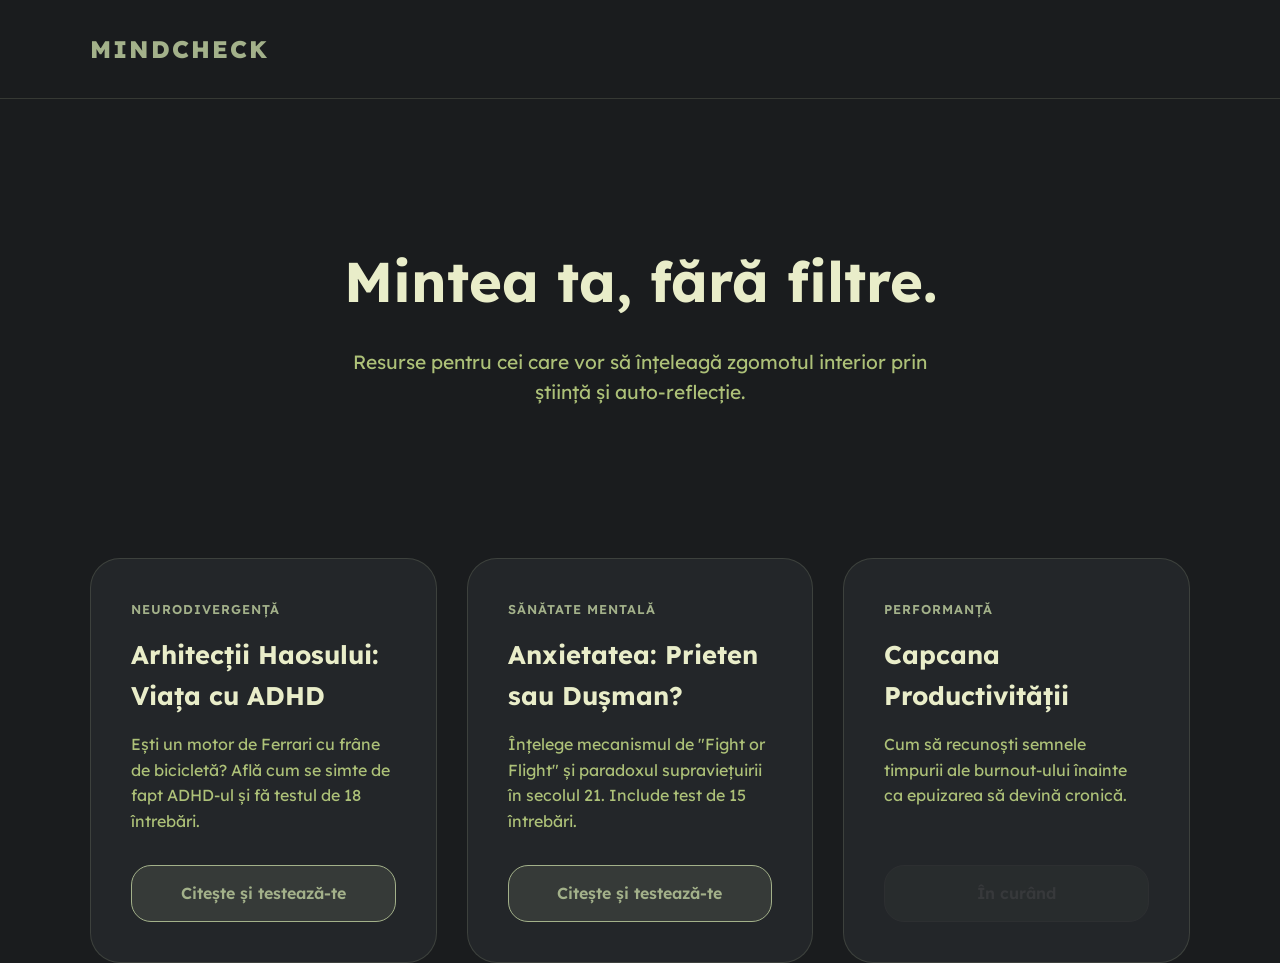
<file: index.html>
<!DOCTYPE html>
<html lang="ro">
<head>
    <meta charset="UTF-8">
    <meta name="viewport" content="width=device-width, initial-scale=1.0">
    <title>MindCheck - Resurse Psihologice Moderne</title>
    <!-- Font moale pentru vibe pastel -->
    <link href="https://fonts.googleapis.com/css2?family=Lexend:wght@300;500;800&display=swap" rel="stylesheet">
    <style>
        :root {
            --bg-dark: #1a1c1e; /* Fundal grafit mat */
            --card-bg: #232629;
            --accent: #a3b18a; /* Sage Green Pastel */
            --accent-soft: rgba(163, 177, 138, 0.15);
            --text-primary: #e9edc9; 
            --text-muted: #adc178;
            --glass-border: rgba(163, 177, 138, 0.2);
        }

        body {
            background-color: var(--bg-dark);
            color: var(--text-primary);
            font-family: 'Lexend', sans-serif;
            margin: 0;
            line-height: 1.6;
        }

        .container { max-width: 1100px; margin: 0 auto; padding: 0 20px; }

        nav { padding: 30px 0; border-bottom: 1px solid var(--glass-border); }
        .logo { font-weight: 800; letter-spacing: 2px; color: var(--accent); text-decoration: none; font-size: 1.5rem; }

        .hero { padding: 100px 0 60px; text-align: center; }
        .hero h1 { font-size: 3.5rem; margin-bottom: 20px; color: var(--text-primary); }
        .hero p { color: var(--text-muted); max-width: 600px; margin: 0 auto 40px; font-size: 1.2rem; }

        .article-grid {
            display: grid;
            grid-template-columns: repeat(auto-fit, minmax(300px, 1fr));
            gap: 30px;
            margin-top: 50px;
        }

        .article-card {
            background: var(--card-bg);
            border: 1px solid var(--glass-border);
            border-radius: 30px;
            padding: 40px;
            display: flex;
            flex-direction: column;
            justify-content: space-between;
            transition: transform 0.3s ease, border-color 0.3s ease;
        }

        .article-card:hover {
            transform: translateY(-10px);
            border-color: var(--accent);
        }

        .tag {
            color: var(--accent);
            font-size: 0.8rem;
            font-weight: 600;
            text-transform: uppercase;
            letter-spacing: 1px;
            margin-bottom: 15px;
            display: block;
        }

        h3 { font-size: 1.6rem; margin: 10px 0; color: var(--text-primary); }
        p { color: #adc178; margin-bottom: 30px; }

        .btn {
            background: var(--accent-soft);
            color: var(--accent);
            border: 1px solid var(--accent);
            padding: 15px 25px;
            border-radius: 20px;
            text-decoration: none;
            text-align: center;
            font-weight: 600;
            transition: 0.3s;
        }

        .btn:hover {
            background: var(--accent);
            color: var(--bg-dark);
        }

        .btn.disabled {
            opacity: 0.3;
            cursor: not-allowed;
            border-color: #444;
            color: #666;
        }
    </style>
</head>
<body>

<nav><div class="container"><a href="index.html" class="logo">MINDCHECK</a></div></nav>

<header class="hero">
    <div class="container">
        <h1>Mintea ta, fără filtre.</h1>
        <p>Resurse pentru cei care vor să înțeleagă zgomotul interior prin știință și auto-reflecție.</p>
    </div>
</header>

<section class="container">
    <div class="article-grid">
        
        <!-- CARD ADHD -->
        <div class="article-card">
            <div>
                <span class="tag">Neurodivergență</span>
                <h3>Arhitecții Haosului: Viața cu ADHD</h3>
                <p>Ești un motor de Ferrari cu frâne de bicicletă? Află cum se simte de fapt ADHD-ul și fă testul de 18 întrebări.</p>
            </div>
            <a href="articole/adhd.html" class="btn">Citește și testează-te</a>
        </div>

        <!-- CARD ANXIETATE - ACUM ACTIVAT -->
        <div class="article-card">
            <div>
                <span class="tag">Sănătate Mentală</span>
                <h3>Anxietatea: Prieten sau Dușman?</h3>
                <p>Înțelege mecanismul de "Fight or Flight" și paradoxul supraviețuirii în secolul 21. Include test de 15 întrebări.</p>
            </div>
            <a href="articole/anxietate.html" class="btn">Citește și testează-te</a>
        </div>

        <!-- CARD BURNOUT -->
        <div class="article-card">
            <div>
                <span class="tag">Performanță</span>
                <h3>Capcana Productivității</h3>
                <p>Cum să recunoști semnele timpurii ale burnout-ului înainte ca epuizarea să devină cronică.</p>
            </div>
            <a href="#" class="btn disabled">În curând</a>
        </div>

    </div>
</section>

</body>
</html>
</file>
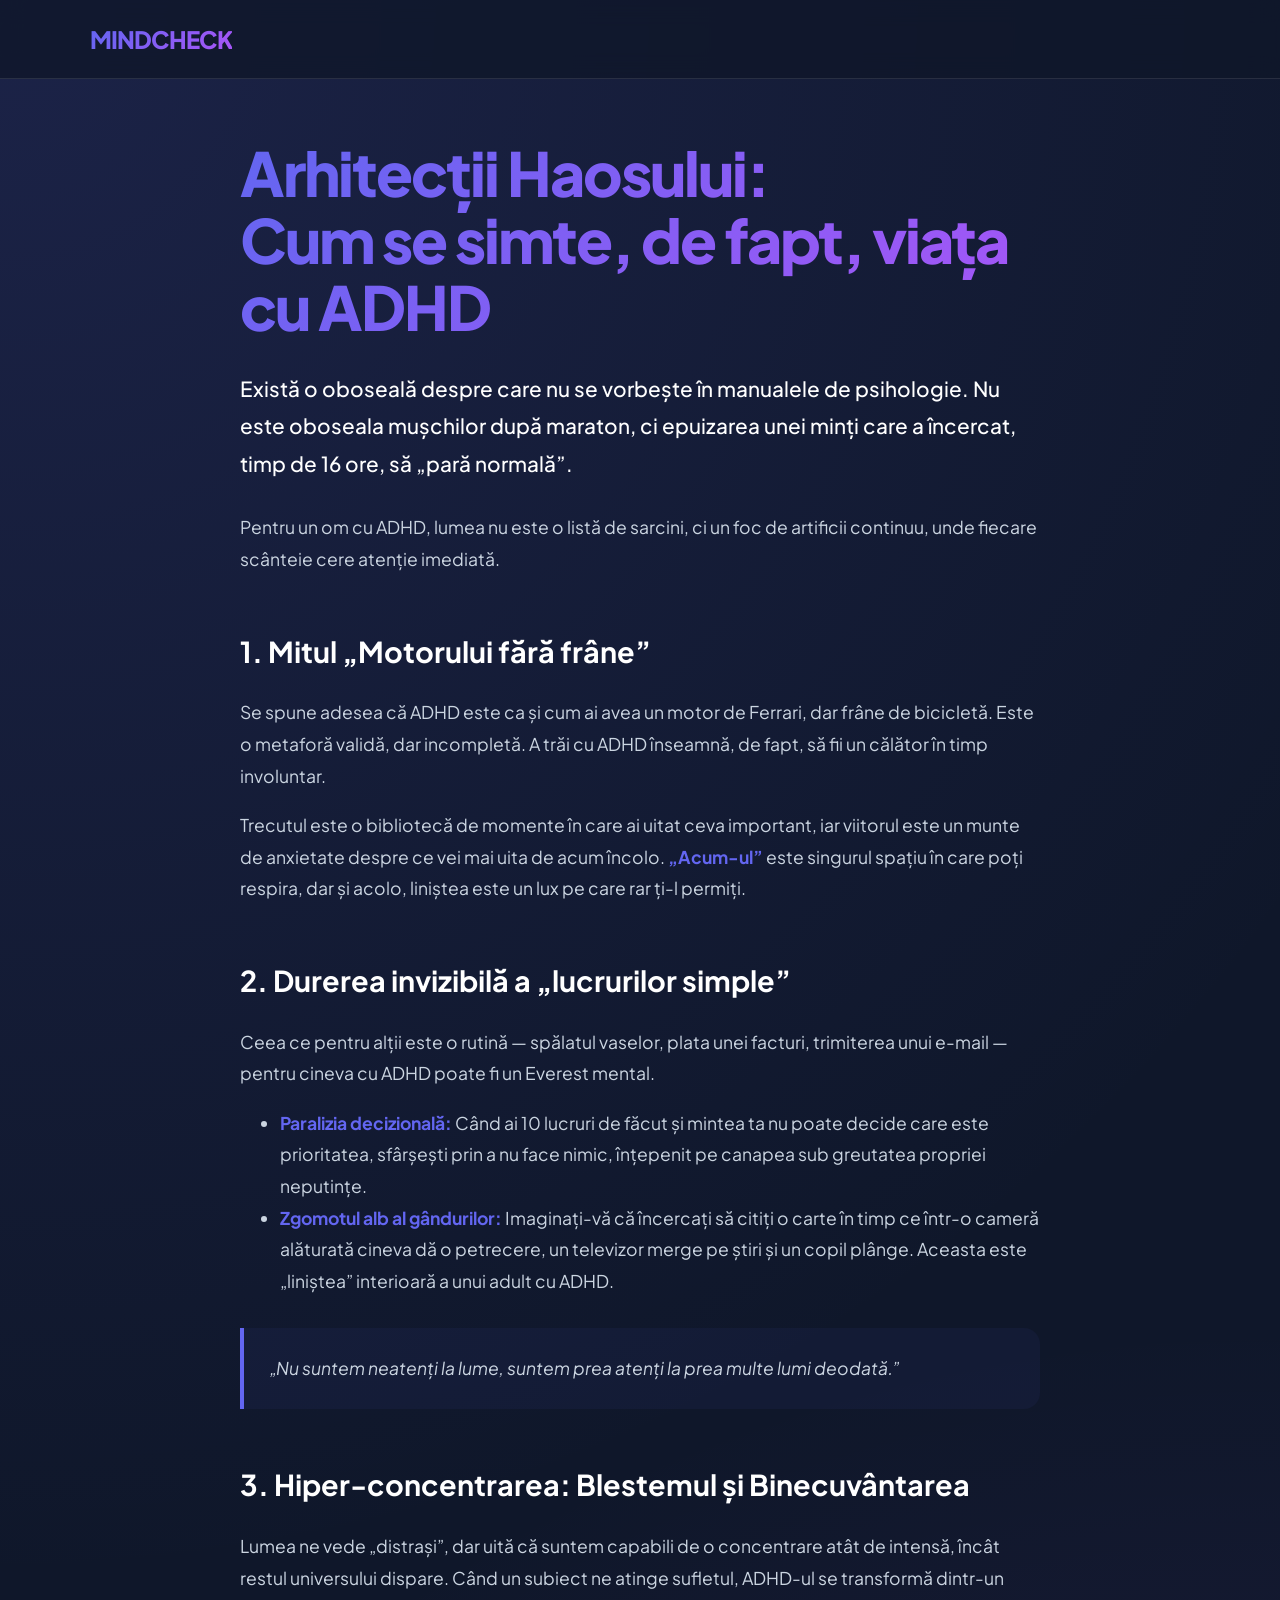
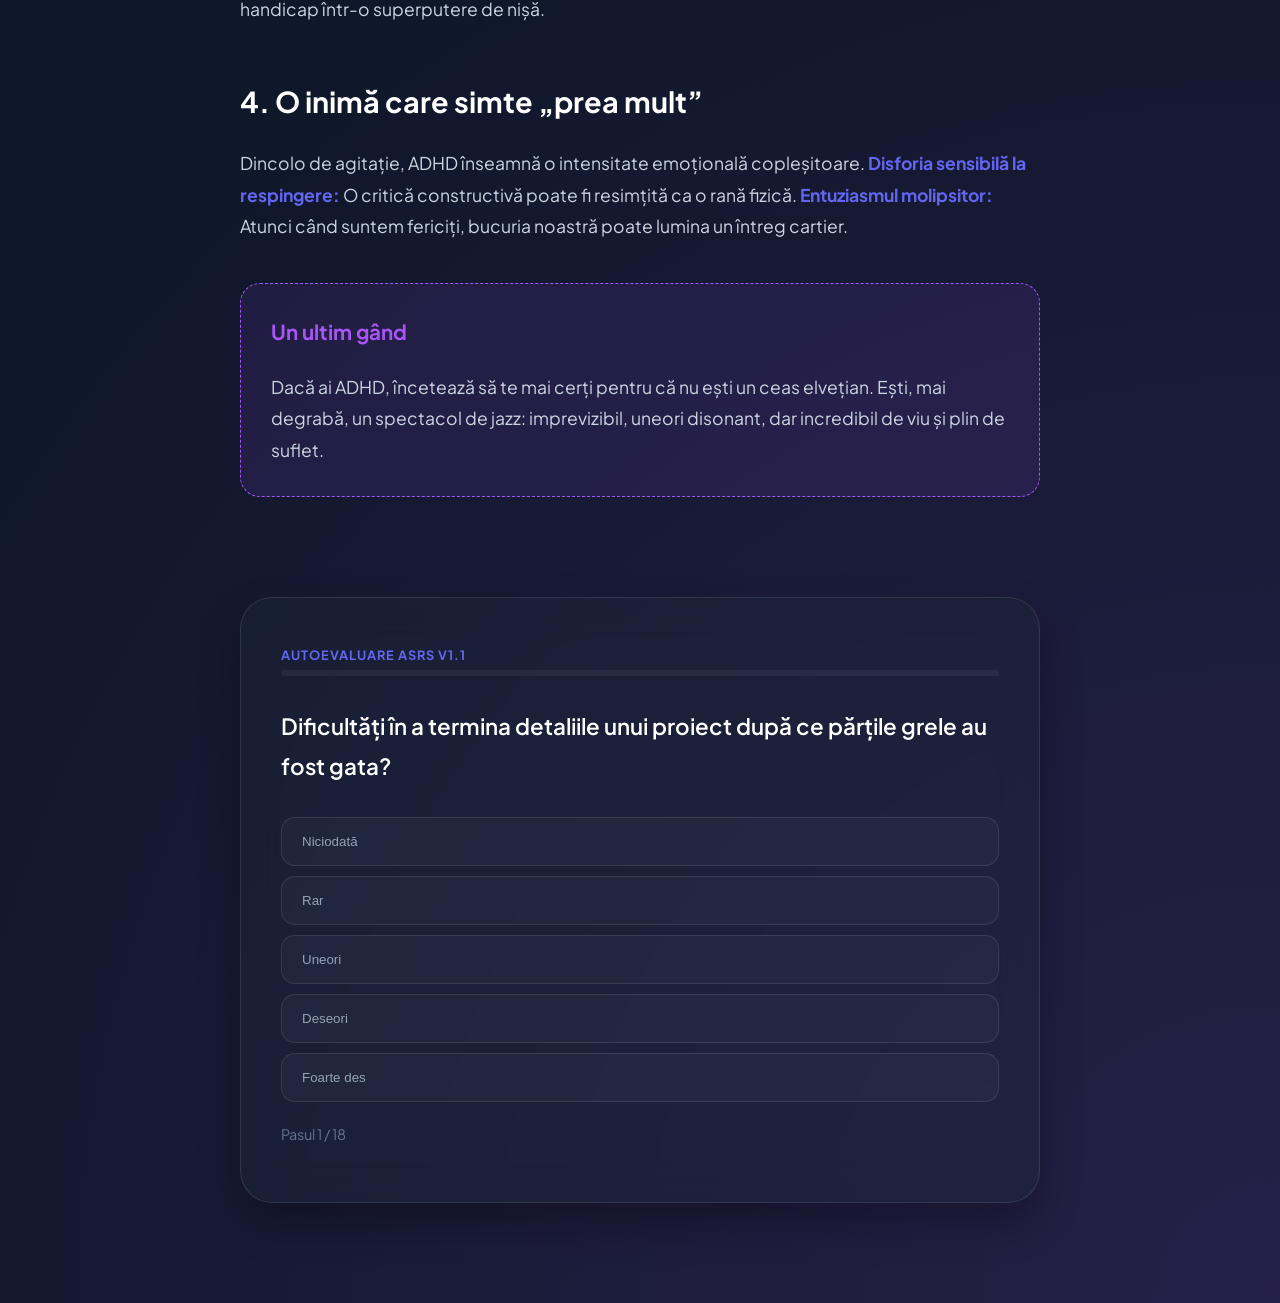
<file: articole/adhd.html>
<!DOCTYPE html>
<html lang="ro">
<head>
    <meta charset="UTF-8">
    <meta name="viewport" content="width=device-width, initial-scale=1.0">
    <title>Arhitecții Haosului: Viața cu ADHD - MindCheck</title>
    <link rel="stylesheet" href="../style.css">
    <style>
        .article-body { max-width: 800px; margin: 60px auto; color: #cbd5e1; line-height: 1.8; font-size: 1.1rem; }
        .hero-title { font-size: clamp(2.5rem, 5vw, 3.8rem); font-weight: 800; margin-bottom: 30px; letter-spacing: -2px; background: var(--accent-gradient); -webkit-background-clip: text; -webkit-text-fill-color: transparent; line-height: 1.1; }
        
        /* Stiluri pentru textul articolului */
        .intro-lead { font-size: 1.3rem; color: #fff; font-weight: 500; margin-bottom: 30px; }
        .section-h { color: #fff; margin-top: 50px; font-size: 1.8rem; margin-bottom: 20px; }
        .highlight-card { background: rgba(99, 102, 241, 0.05); border-left: 4px solid var(--accent); padding: 25px; border-radius: 0 16px 16px 0; margin: 30px 0; font-style: italic; }
        strong { color: var(--accent); }
        
        /* Stiluri Quiz 18 Întrebări */
        #quiz-module {
            background: rgba(30, 41, 59, 0.4);
            backdrop-filter: blur(20px);
            border: 1px solid var(--glass-border);
            border-radius: 32px;
            padding: 40px;
            margin: 100px 0;
            box-shadow: 0 20px 40px rgba(0,0,0,0.3);
        }
        .progress-wrap { width: 100%; height: 6px; background: rgba(255,255,255,0.05); border-radius: 10px; margin-bottom: 30px; }
        .p-bar { height: 100%; background: var(--accent-gradient); width: 0%; transition: width 0.4s ease; }
        .q-text { font-size: 1.4rem; font-weight: 600; color: #fff; margin-bottom: 30px; min-height: 60px; }
        .opt-grid { display: grid; gap: 10px; }
        .opt-btn {
            background: rgba(255, 255, 255, 0.03); border: 1px solid var(--glass-border);
            padding: 16px 20px; border-radius: 14px; color: #94a3b8; cursor: pointer;
            transition: 0.2s; font-weight: 500; text-align: left;
        }
        .opt-btn:hover { background: var(--accent); color: #fff; transform: translateX(5px); }
        .result-view { display: none; text-align: center; animation: fadeIn 0.5s ease; }
        @keyframes fadeIn { from { opacity: 0; } to { opacity: 1; } }
    </style>
</head>
<body>

<nav><div class="container"><a href="../index.html" class="logo">MINDCHECK</a></div></nav>

<div class="container">
    <article class="article-body">
        <h1 class="hero-title">Arhitecții Haosului: <br>Cum se simte, de fapt, viața cu ADHD</h1>
        
        <p class="intro-lead">Există o oboseală despre care nu se vorbește în manualele de psihologie. Nu este oboseala mușchilor după maraton, ci epuizarea unei minți care a încercat, timp de 16 ore, să „pară normală”.</p>

        <p>Pentru un om cu ADHD, lumea nu este o listă de sarcini, ci un foc de artificii continuu, unde fiecare scânteie cere atenție imediată.</p>

        <h2 class="section-h">1. Mitul „Motorului fără frâne”</h2>
        <p>Se spune adesea că ADHD este ca și cum ai avea un motor de Ferrari, dar frâne de bicicletă. Este o metaforă validă, dar incompletă. A trăi cu ADHD înseamnă, de fapt, să fii un călător în timp involuntar.</p>
        <p>Trecutul este o bibliotecă de momente în care ai uitat ceva important, iar viitorul este un munte de anxietate despre ce vei mai uita de acum încolo. <strong>„Acum-ul”</strong> este singurul spațiu în care poți respira, dar și acolo, liniștea este un lux pe care rar ți-l permiți.</p>

        <h2 class="section-h">2. Durerea invizibilă a „lucrurilor simple”</h2>
        <p>Ceea ce pentru alții este o rutină — spălatul vaselor, plata unei facturi, trimiterea unui e-mail — pentru cineva cu ADHD poate fi un Everest mental.</p>
        <ul>
            <li><strong>Paralizia decizională:</strong> Când ai 10 lucruri de făcut și mintea ta nu poate decide care este prioritatea, sfârșești prin a nu face nimic, înțepenit pe canapea sub greutatea propriei neputințe.</li>
            <li><strong>Zgomotul alb al gândurilor:</strong> Imaginați-vă că încercați să citiți o carte în timp ce într-o cameră alăturată cineva dă o petrecere, un televizor merge pe știri și un copil plânge. Aceasta este „liniștea” interioară a unui adult cu ADHD.</li>
        </ul>

        <div class="highlight-card">
            „Nu suntem neatenți la lume, suntem prea atenți la prea multe lumi deodată.”
        </div>

        <h2 class="section-h">3. Hiper-concentrarea: Blestemul și Binecuvântarea</h2>
        <p>Lumea ne vede „distrași”, dar uită că suntem capabili de o concentrare atât de intensă, încât restul universului dispare. Când un subiect ne atinge sufletul, ADHD-ul se transformă dintr-un handicap într-o superputere de nișă.</p>

        <h2 class="section-h">4. O inimă care simte „prea mult”</h2>
        <p>Dincolo de agitație, ADHD înseamnă o intensitate emoțională copleșitoare. <strong>Disforia sensibilă la respingere:</strong> O critică constructivă poate fi resimțită ca o rană fizică. <strong>Entuziasmul molipsitor:</strong> Atunci când suntem fericiți, bucuria noastră poate lumina un întreg cartier.</p>

        <div style="background: rgba(168, 85, 247, 0.1); padding: 30px; border-radius: 20px; margin-top: 40px; border: 1px dashed #a855f7;">
            <h3 style="color: #a855f7; margin-top: 0;">Un ultim gând</h3>
            <p style="margin-bottom: 0;">Dacă ai ADHD, încetează să te mai cerți pentru că nu ești un ceas elvețian. Ești, mai degrabă, un spectacol de jazz: imprevizibil, uneori disonant, dar incredibil de viu și plin de suflet.</p>
        </div>

        <!-- QUIZ START -->
        <div id="quiz-module">
            <div id="quiz-content">
                <span style="color: var(--accent); font-weight: 700; letter-spacing: 1px; font-size: 0.8rem; text-transform: uppercase;">Autoevaluare ASRS v1.1</span>
                <div class="progress-wrap"><div class="p-bar" id="p-bar"></div></div>
                <div class="q-text" id="q-text">Se încarcă...</div>
                <div class="opt-grid">
                    <button class="opt-btn" onclick="hSelect(0)">Niciodată</button>
                    <button class="opt-btn" onclick="hSelect(1)">Rar</button>
                    <button class="opt-btn" onclick="hSelect(2)">Uneori</button>
                    <button class="opt-btn" onclick="hSelect(3)">Deseori</button>
                    <button class="opt-btn" onclick="hSelect(4)">Foarte des</button>
                </div>
                <p id="q-counter" style="margin-top: 20px; font-size: 0.9rem; color: #64748b;">Pasul 1 / 18</p>
            </div>

            <div id="result-view" class="result-view">
                <h2 style="color: #fff;">Analiza Ta</h2>
                <div id="final-msg" style="margin: 20px 0; font-size: 1.2rem;"></div>
                <button class="btn" onclick="location.reload()">Reia Testul</button>
            </div>
        </div>
    </article>
</div>

<script>
    const questions = [
        "Dificultăți în a termina detaliile unui proiect după ce părțile grele au fost gata?",
        "Dificultăți în a organiza lucrurile când ai de făcut o sarcină planificată?",
        "Probleme în a-ți aminti întâlniri sau obligații?",
        "Eviți sau amâni începerea sarcinilor care necesită multă gândire?",
        "Te foiești sau îți miști mâinile/picioarele când trebuie să stai așezat?",
        "Te simți hiperactiv, ca și cum ai fi condus de un motor?",
        "Faci greșeli din neglijență în proiecte plictisitoare?",
        "Dificultăți în a-ți menține atenția la munci repetitive?",
        "Probleme în a te concentra la ce ți se spune direct?",
        "Rătăcești sau pierzi frecvent lucruri (chei, acte, telefon)?",
        "Ești distras ușor de zgomote sau stimuli externi?",
        "Părăsești locul în situații în care ar trebui să rămâi așezat?",
        "Te simți neliniștit sau agitat în interior?",
        "Dificultăți în a te relaxa în timpul liber?",
        "Te surprinzi vorbind prea mult în situații sociale?",
        "Termini propozițiile altora înainte ca ei să apuce să le gata?",
        "Dificultăți în a-ți aștepta rândul?",
        "Îi întrerupi pe ceilalți când sunt ocupați?"
    ];

    let idx = 0; let total = 0;

    function update() {
        document.getElementById('q-text').innerText = questions[idx];
        document.getElementById('q-counter').innerText = `Pasul ${idx + 1} / 18`;
        document.getElementById('p-bar').style.width = `${(idx / 18) * 100}%`;
    }

    function hSelect(v) {
        total += v;
        if(idx < 17) { idx++; update(); }
        else {
            document.getElementById('quiz-content').style.display = 'none';
            const rv = document.getElementById('result-view');
            rv.style.display = 'block';
            let m = total > 45 ? "Probabilitate ridicată de ADHD clinic." : (total > 25 ? "Trăsături moderate." : "Simptome scăzute.");
            document.getElementById('final-msg').innerHTML = `Scor: <strong>${total}</strong><br><br>${m}`;
        }
    }
    update();
</script>
</body>
</html>
</file>
<file: style.css>
@import url('https://fonts.googleapis.com/css2?family=Plus+Jakarta+Sans:wght@300;400;600;800&display=swap');

:root {
    --bg-dark: #0f172a;
    --bg-card: rgba(30, 41, 59, 0.7);
    --accent: #6366f1;
    --accent-gradient: linear-gradient(135deg, #6366f1 0%, #a855f7 100%);
    --text-primary: #f8fafc;
    --text-muted: #94a3b8;
    --glass-border: rgba(255, 255, 255, 0.1);
}

body {
    font-family: 'Plus Jakarta Sans', sans-serif;
    margin: 0;
    background-color: var(--bg-dark);
    background-image: 
        radial-gradient(circle at 0% 0%, rgba(99, 102, 241, 0.15) 0%, transparent 50%),
        radial-gradient(circle at 100% 100%, rgba(168, 85, 247, 0.15) 0%, transparent 50%);
    color: var(--text-primary);
    line-height: 1.6;
    min-height: 100vh;
}

.container { max-width: 1100px; margin: 0 auto; padding: 0 20px; }

/* NAVBAR LUX */
nav {
    background: rgba(15, 23, 42, 0.8);
    backdrop-filter: blur(12px);
    border-bottom: 1px solid var(--glass-border);
    padding: 20px 0;
    position: sticky;
    top: 0;
    z-index: 1000;
}

.logo {
    font-weight: 800;
    font-size: 1.5rem;
    background: var(--accent-gradient);
    -webkit-background-clip: text;
    -webkit-text-fill-color: transparent;
    text-decoration: none;
    letter-spacing: -1px;
}

/* HERO SECTION REBORN */
.hero {
    padding: 120px 0 80px;
    text-align: center;
}

.hero h1 {
    font-size: 4rem;
    font-weight: 800;
    margin: 0;
    line-height: 1.1;
    letter-spacing: -3px;
}

.hero p {
    color: var(--text-muted);
    font-size: 1.25rem;
    max-width: 600px;
    margin: 25px auto;
}

/* GRID & CARDS (GLASSMORPHISM) */
.grid {
    display: grid;
    grid-template-columns: repeat(auto-fit, minmax(320px, 1fr));
    gap: 30px;
    margin-top: 40px;
}

.card {
    background: var(--bg-card);
    backdrop-filter: blur(16px);
    border: 1px solid var(--glass-border);
    border-radius: 24px;
    padding: 40px;
    transition: all 0.4s cubic-bezier(0.175, 0.885, 0.32, 1.275);
    position: relative;
    overflow: hidden;
}

.card:hover {
    transform: translateY(-10px) scale(1.02);
    border-color: rgba(99, 102, 241, 0.5);
    box-shadow: 0 25px 50px -12px rgba(0, 0, 0, 0.5);
}

.card h3 { font-size: 1.75rem; margin-top: 0; margin-bottom: 15px; }
.card p { color: var(--text-muted); margin-bottom: 30px; }

/* BUTOANE NEON */
.btn {
    display: inline-block;
    padding: 14px 28px;
    background: var(--accent-gradient);
    color: white;
    text-decoration: none;
    border-radius: 14px;
    font-weight: 600;
    text-align: center;
    transition: 0.3s;
    border: none;
    box-shadow: 0 10px 20px -5px rgba(99, 102, 241, 0.4);
}

.btn:hover {
    box-shadow: 0 15px 30px -5px rgba(99, 102, 241, 0.6);
    transform: translateY(-2px);
}

/* ARTICOLE & TESTE */
.article-content {
    background: var(--bg-card);
    backdrop-filter: blur(20px);
    border: 1px solid var(--glass-border);
    border-radius: 32px;
    padding: 60px;
    margin: 60px auto;
}

h1, h2, h3 { color: #fff; }
</file>
